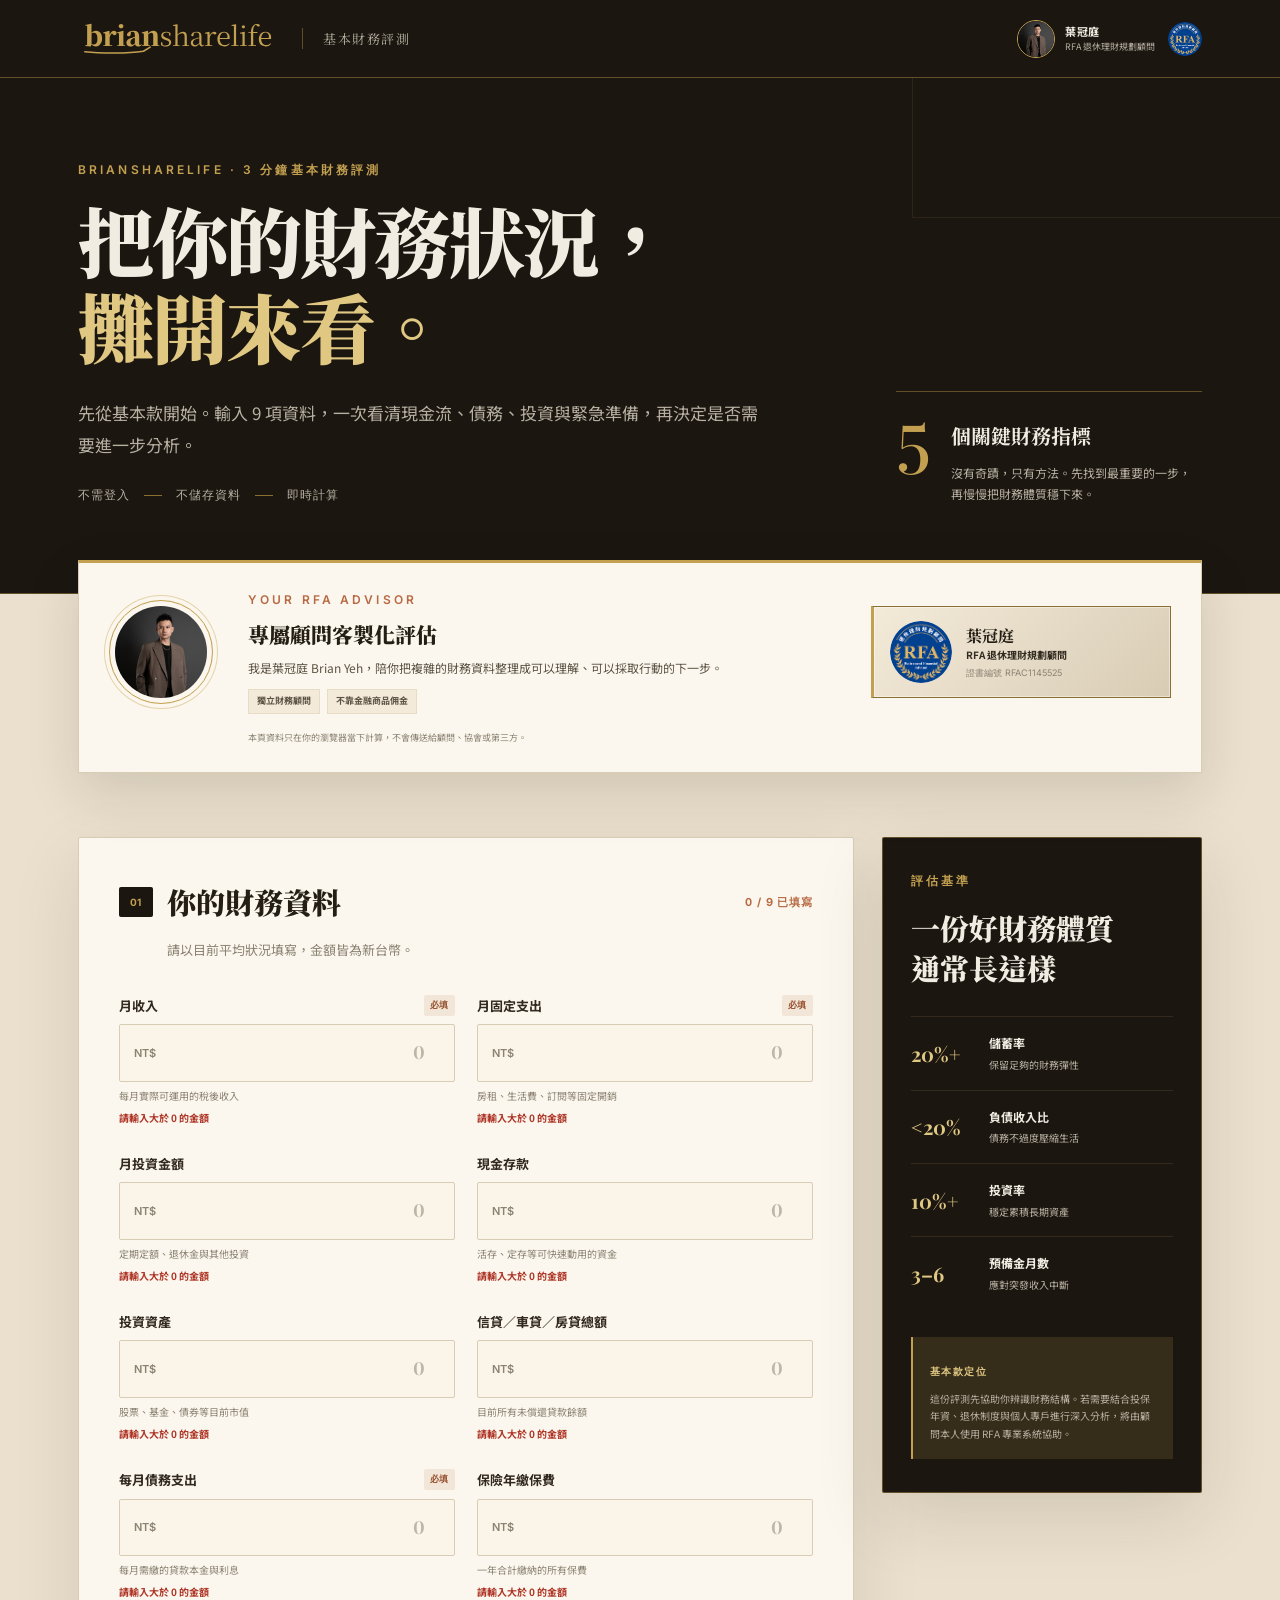
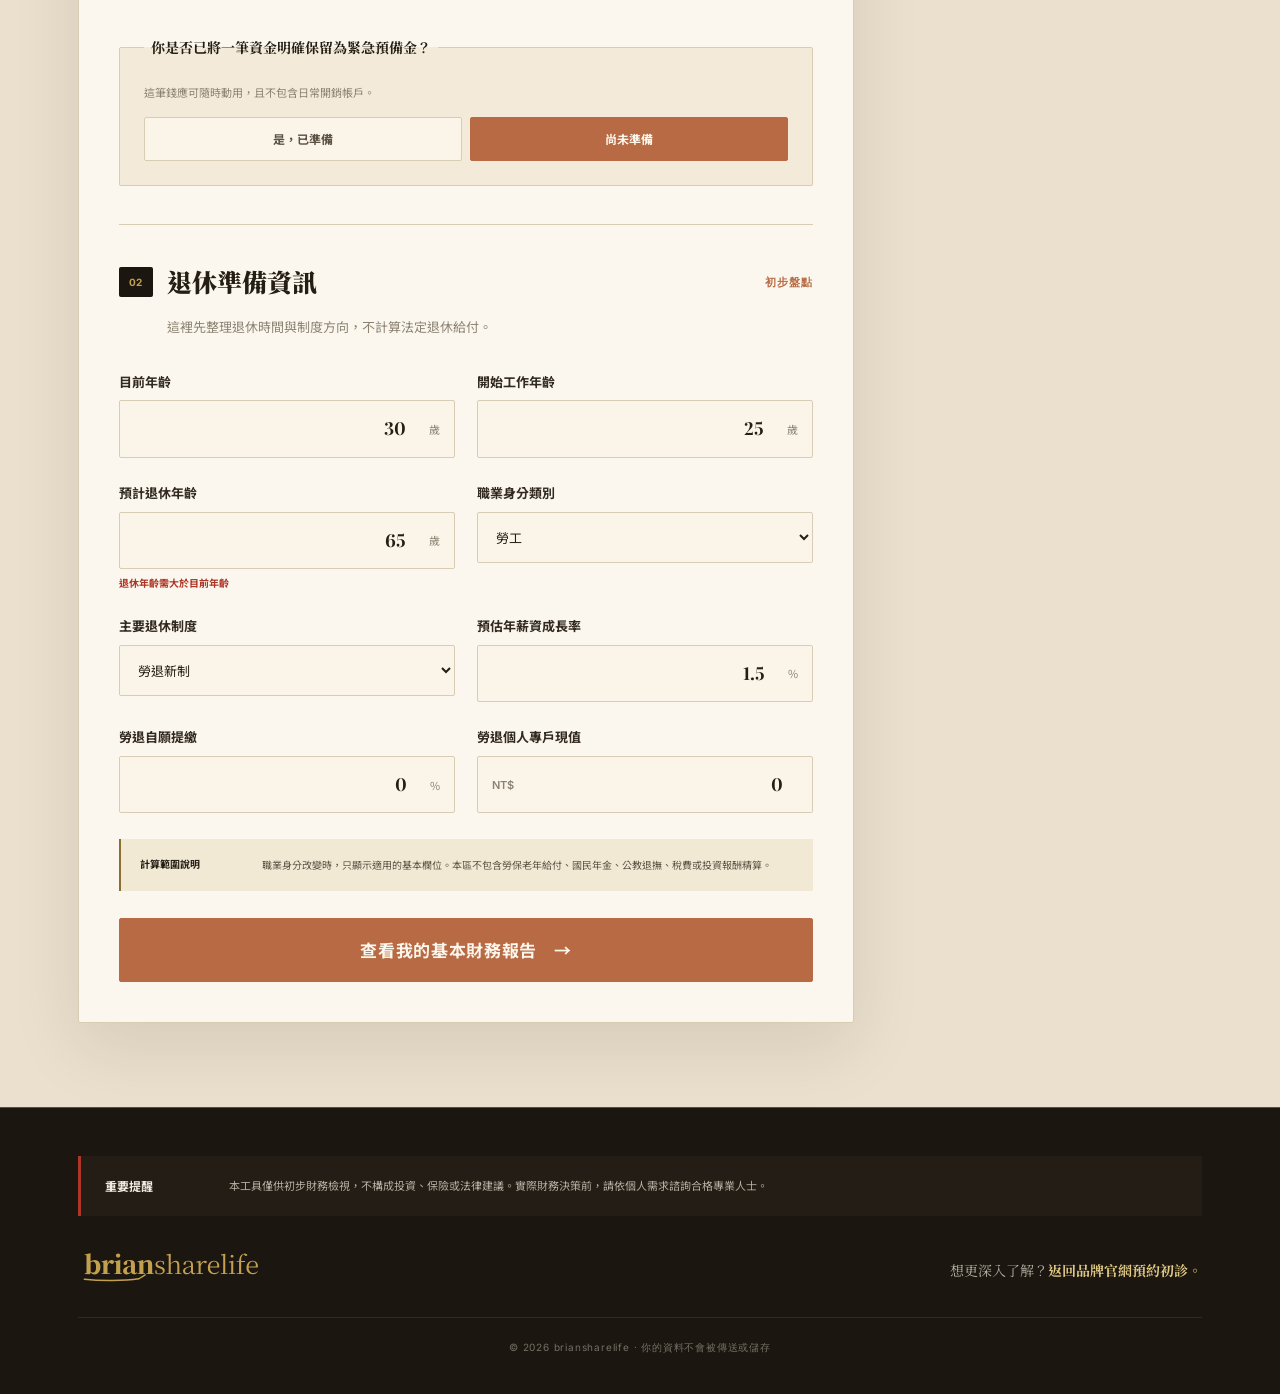
<file: tools/financial-assessment/index.html>
<!DOCTYPE html>
<html lang="zh-Hant">
<head>
  <meta charset="UTF-8">
  <meta name="viewport" content="width=device-width, initial-scale=1.0">
  <meta name="description" content="briansharelife 基本財務評測：快速檢視現金流、負債、投資與緊急準備。">
  <title>基本財務評測｜briansharelife</title>
  <link rel="stylesheet" href="./styles.css">
</head>
<body>
<main>
  <header class="topbar">
    <a class="brand" href="../../" aria-label="返回 briansharelife 品牌官網">
      <img src="./assets/briansharelife-logo-gold.svg" alt="briansharelife">
      <span class="product-name">基本財務評測</span>
    </a>
    <div class="advisor-mini" aria-label="本評測由 RFA 退休理財規劃顧問葉冠庭協助">
      <img class="advisor-mini-photo" src="./assets/brian-avatar.jpg" alt="顧問葉冠庭">
      <span><strong>葉冠庭</strong><small>RFA 退休理財規劃顧問</small></span>
      <img class="advisor-mini-badge" src="./assets/rfa-logo.png" alt="RFA 標章">
    </div>
  </header>

  <section class="hero" id="top">
    <div class="hero-copy">
      <p class="eyebrow">BRIANSHARELIFE · 3 分鐘基本財務評測</p>
      <h1>把你的財務狀況，<br><em>攤開來看。</em></h1>
      <p class="hero-lead">先從基本款開始。輸入 9 項資料，一次看清現金流、債務、投資與緊急準備，再決定是否需要進一步分析。</p>
      <div class="trust-row"><span>不需登入</span><span>不儲存資料</span><span>即時計算</span></div>
    </div>
    <aside class="hero-note"><span class="note-number">5</span><div><strong>個關鍵財務指標</strong><p>沒有奇蹟，只有方法。先找到最重要的一步，再慢慢把財務體質穩下來。</p></div></aside>
  </section>

  <section class="advisor-panel" aria-labelledby="advisor-title">
    <div class="advisor-portrait-wrap"><img src="./assets/brian-avatar.jpg" alt="RFA 退休理財規劃顧問葉冠庭形象照"></div>
    <div class="advisor-copy">
      <p class="eyebrow">YOUR RFA ADVISOR</p>
      <h2 id="advisor-title">專屬顧問客製化評估</h2>
      <p>我是葉冠庭 Brian Yeh，陪你把複雜的財務資料整理成可以理解、可以採取行動的下一步。</p>
      <div class="advisor-tags"><span>獨立財務顧問</span><span>不靠金融商品佣金</span></div>
    </div>
    <div class="advisor-credential">
      <img src="./assets/rfa-logo.png" alt="RFA Retirement Financial Advisor 標章">
      <div><strong>葉冠庭</strong><span>RFA 退休理財規劃顧問</span><small>證書編號 RFAC1145525</small></div>
    </div>
    <p class="advisor-privacy">本頁資料只在你的瀏覽器當下計算，不會傳送給顧問、協會或第三方。</p>
  </section>

  <form class="workspace" id="assessmentForm" novalidate>
    <section class="form-card">
      <div class="section-heading"><div><span>01</span><h2>你的財務資料</h2></div><p id="progress">0 / 9 已填寫</p></div>
      <p class="section-intro">請以目前平均狀況填寫，金額皆為新台幣。</p>
      <div class="field-grid" id="financialFields"></div>
      <fieldset class="emergency-field">
        <legend>你是否已將一筆資金明確保留為緊急預備金？</legend>
        <p>這筆錢應可隨時動用，且不包含日常開銷帳戶。</p>
        <div class="segmented">
          <button type="button" data-emergency="yes" aria-pressed="false">是，已準備</button>
          <button type="button" class="active" data-emergency="no" aria-pressed="true">尚未準備</button>
        </div>
      </fieldset>

      <section class="retirement-form" aria-labelledby="retirement-title">
        <div class="section-heading compact"><div><span>02</span><h2 id="retirement-title">退休準備資訊</h2></div><p>初步盤點</p></div>
        <p class="section-intro">這裡先整理退休時間與制度方向，不計算法定退休給付。</p>
        <div class="retirement-grid">
          <label class="field"><span>目前年齡</span><div class="plain-input"><input name="currentAge" type="number" inputmode="numeric" min="18" max="100" value="30"><span>歲</span></div></label>
          <label class="field"><span>開始工作年齡</span><div class="plain-input"><input name="startWorkAge" type="number" inputmode="numeric" min="15" max="100" value="25"><span>歲</span></div></label>
          <label class="field"><span>預計退休年齡</span><div class="plain-input"><input name="retireAge" type="number" inputmode="numeric" min="40" max="100" value="65"><span>歲</span></div><small class="error age-error" hidden>退休年齡需大於目前年齡</small></label>
          <label class="field"><span>職業身分類別</span><select name="occupation"><option>勞工</option><option>公務人員</option><option>軍職人員</option><option>私校教職</option><option>公校教職</option><option>國民年金</option></select></label>
          <label class="field labor-only"><span>主要退休制度</span><select name="pensionSystem"><option>勞退新制</option><option>勞退舊制</option><option>新舊制並存</option><option>其他／待確認</option></select></label>
          <label class="field"><span>預估年薪資成長率</span><div class="plain-input"><input name="salaryGrowth" type="number" inputmode="decimal" min="0" max="20" step="0.1" value="1.5"><span>%</span></div></label>
          <label class="field labor-only"><span>勞退自願提繳</span><div class="plain-input"><input name="selfContribution" type="number" inputmode="decimal" min="0" max="6" step="1" value="0"><span>%</span></div></label>
          <label class="field labor-only"><span>勞退個人專戶現值</span><div class="money-input"><span>NT$</span><input name="pensionAccount" type="number" inputmode="numeric" min="0" step="1" value="0"></div></label>
        </div>
        <div class="scope-note"><strong>計算範圍說明</strong><p>職業身分改變時，只顯示適用的基本欄位。本區不包含勞保老年給付、國民年金、公教退撫、稅費或投資報酬精算。</p></div>
      </section>
      <button class="primary-button" type="submit">查看我的基本財務報告 <span aria-hidden="true">→</span></button>
    </section>

    <aside class="guide-card">
      <p class="eyebrow">評估基準</p><h3>一份好財務體質<br>通常長這樣</h3>
      <ul><li><span>20%+</span><div><strong>儲蓄率</strong><small>保留足夠的財務彈性</small></div></li><li><span>&lt;20%</span><div><strong>負債收入比</strong><small>債務不過度壓縮生活</small></div></li><li><span>10%+</span><div><strong>投資率</strong><small>穩定累積長期資產</small></div></li><li><span>3–6</span><div><strong>預備金月數</strong><small>應對突發收入中斷</small></div></li></ul>
      <div class="formula-note"><strong>基本款定位</strong><p>這份評測先協助你辨識財務結構。若需要結合投保年資、退休制度與個人專戶進行深入分析，將由顧問本人使用 RFA 專業系統協助。</p></div>
    </aside>
  </form>

  <section class="results" id="result" aria-live="polite" hidden>
    <div class="print-header"><img src="./assets/briansharelife-logo-gold.svg" alt="briansharelife"><div><strong>基本財務評測報告</strong><span id="reportDate"></span></div></div>
    <div class="result-top"><div class="score-ring"><div><strong id="score">0</strong><span>/ 100</span></div></div><div class="result-summary"><p class="eyebrow">你的基本評測結果</p><h2>財務健康等級：<span id="level">—</span></h2><p id="levelText"></p></div><button class="text-button" type="button" id="resetButton">重新填寫</button></div>
    <div class="metric-grid" id="metricGrid"></div>
    <div class="recommendations"><div class="recommendation-title"><span>優先順序</span><h3>你的三項改善建議</h3></div><ol id="suggestions"></ol></div>
    <div class="retirement-result"><div class="retirement-result-heading"><p class="eyebrow">RETIREMENT READINESS</p><h3>退休準備初步盤點</h3><span id="retirementStatus"></span></div><div class="retirement-facts" id="retirementFacts"></div><ul id="retirementSuggestions"></ul><p class="retirement-disclaimer">此結果為準備度檢視，不等同台灣退休協會、勞保局或主管機關之正式退休金計算結果。</p></div>
    <div class="report-actions" aria-labelledby="report-actions-title">
      <div class="report-actions-heading"><p class="eyebrow">SAVE OR CONTINUE</p><h3 id="report-actions-title">保存報告，或安排下一步</h3><p>評測結果只存在目前頁面。你可以自行寄送、儲存成 PDF，或預約顧問進行深入分析。</p></div>
      <label class="report-email"><span>報告收件 Email</span><input id="reportEmail" type="email" inputmode="email" autocomplete="email" placeholder="name@example.com" aria-describedby="emailHelp"><small id="emailHelp">本站不會儲存 Email；按下寄送後，將開啟你的郵件 App 由你確認。</small></label>
      <div class="report-action-grid">
        <button class="report-action-button email-action" type="button" id="emailReportButton"><span>01</span><strong>Email 寄送報告</strong><small>開啟郵件 App 並預填摘要</small></button>
        <button class="report-action-button pdf-action" type="button" id="pdfReportButton"><span>02</span><strong>下載 PDF 報告</strong><small>在列印畫面選擇儲存為 PDF</small></button>
        <a class="report-action-button booking-action" href="../../#booking"><span>03</span><strong>預約 RFA 顧問</strong><small>由葉冠庭本人進行深入分析</small></a>
      </div>
      <p class="report-action-message" id="reportActionMessage" role="status" aria-live="polite"></p>
    </div>
  </section>

  <footer><div class="disclaimer"><strong>重要提醒</strong><p>本工具僅供初步財務檢視，不構成投資、保險或法律建議。實際財務決策前，請依個人需求諮詢合格專業人士。</p></div><div class="footer-line"><a href="../../"><img src="./assets/briansharelife-logo-gold.svg" alt="briansharelife"></a><p>想更深入了解？<strong>返回品牌官網預約初診。</strong></p></div><p>© 2026 briansharelife · 你的資料不會被傳送或儲存</p></footer>
</main>
<script src="./app.js"></script>
</body>
</html>
</file>
<file: tools/financial-assessment/styles.css>
@import url("https://fonts.googleapis.com/css2?family=Inter:wght@400;500;600;700&family=Noto+Sans+TC:wght@400;500;600;700&family=Noto+Serif+TC:wght@500;700;900&family=Playfair+Display:wght@500;700;900&display=swap");

:root {
  --ink: #1b1610;
  --ink-deep: #120e09;
  --ink-elevated: #241d15;
  --ink-divider: #33291d;
  --gold: #c3a050;
  --gold-hi: #e0c883;
  --gold-deep: #8a6f32;
  --gold-soft: rgba(195, 160, 80, 0.16);
  --gold-line: rgba(195, 160, 80, 0.42);
  --sand: #ebe0cd;
  --sand-hi: #f3ead9;
  --cream: #fbf5e9;
  --cream-card: #fbf7ee;
  --line-warm: #e7dcc6;
  --line-warm-strong: #d8ccb4;
  --brown: #322a20;
  --brown-soft: #5c5344;
  --brown-muted: #8b8272;
  --ink-on-sand: #241e14;
  --clay: #b76a43;
  --clay-hi: #c77e56;
  --clay-deep: #97522f;
  --clay-soft: rgba(183, 106, 67, 0.12);
  --on-clay: #fcf6ec;
  --alert: #af3627;
  --alert-soft: rgba(175, 54, 39, 0.12);
  --on-dark: #f1ece2;
  --on-dark-dim: #b7b0a2;
  --radius: 2px;
  --font-serif: "Noto Serif TC", "Songti TC", "PingFang TC", serif;
  --font-sans: "Noto Sans TC", "PingFang TC", "Microsoft JhengHei", sans-serif;
  --font-en: "Inter", "Helvetica Neue", sans-serif;
  --font-num: "Playfair Display", "Noto Serif TC", serif;
}

* { box-sizing: border-box; }
html { scroll-behavior: smooth; }
body { margin: 0; background: var(--sand); color: var(--brown); font-family: var(--font-sans); font-size: 17px; line-height: 1.65; -webkit-font-smoothing: antialiased; }
button, input, select { font: inherit; }
button { cursor: pointer; }
input, .num, .metric strong, .score-ring strong, .note-number, .section-heading > p { font-variant-numeric: tabular-nums lining-nums; }

main { min-height: 100vh; background: var(--sand); }

.topbar {
  height: 78px;
  padding: 0 max(28px, calc((100vw - 1124px) / 2));
  display: flex;
  align-items: center;
  justify-content: space-between;
  background: var(--ink);
  border-bottom: 1px solid var(--gold-line);
}
.brand { display: flex; align-items: center; gap: 20px; color: var(--gold); text-decoration: none; }
.brand img { width: 204px; height: auto; display: block; }
.product-name { padding-left: 20px; border-left: 1px solid var(--gold-line); color: var(--on-dark-dim); font-family: var(--font-serif); font-size: 13px; letter-spacing: .12em; }
.privacy-note { color: var(--on-dark-dim); font-family: var(--font-en); font-size: 11px; letter-spacing: .08em; }
.privacy-note span { margin-right: 8px; color: var(--gold); }
.advisor-mini { display: flex; align-items: center; gap: 10px; color: var(--on-dark); }
.advisor-mini-photo { width: 38px; height: 38px; border: 1px solid var(--gold); border-radius: 50%; object-fit: cover; object-position: center 22%; }
.advisor-mini > span { display: flex; flex-direction: column; line-height: 1.25; }
.advisor-mini strong { font-size: 11px; letter-spacing: .05em; }
.advisor-mini small { margin-top: 3px; color: var(--on-dark-dim); font-size: 9px; }
.advisor-mini-badge { width: 34px; height: 34px; margin-left: 3px; border-radius: 50%; }

.hero {
  padding: 82px max(28px, calc((100vw - 1124px) / 2)) 88px;
  display: grid;
  grid-template-columns: minmax(0, 1.55fr) minmax(260px, .65fr);
  gap: 88px;
  align-items: end;
  position: relative;
  overflow: hidden;
  background: var(--ink);
  color: var(--on-dark);
  border-bottom: 1px solid var(--gold-line);
}
.hero::before { content: ""; position: absolute; width: 440px; height: 220px; top: -82px; right: -74px; border: 1px solid rgba(195,160,80,.10); pointer-events: none; }
.hero-copy, .hero-note { position: relative; z-index: 1; }
.eyebrow { margin: 0 0 17px; color: var(--clay); font-family: var(--font-en); font-size: 12px; font-weight: 600; letter-spacing: .26em; text-transform: uppercase; }
.hero .eyebrow, .guide-card .eyebrow { color: var(--gold); }
.hero h1 { margin: 0; max-width: 760px; color: var(--on-dark); font-family: var(--font-serif); font-size: clamp(48px, 6vw, 76px); font-weight: 900; line-height: 1.13; letter-spacing: -.025em; }
.hero h1 em { color: var(--gold-hi); font-style: normal; }
.hero-lead { max-width: 680px; margin: 28px 0 24px; color: var(--on-dark-dim); font-size: 17px; line-height: 1.9; }
.trust-row { display: flex; flex-wrap: wrap; gap: 10px 0; color: var(--on-dark-dim); font-family: var(--font-en); font-size: 12px; letter-spacing: .08em; }
.trust-row span { display: flex; align-items: center; }
.trust-row span:not(:first-child)::before { content: ""; width: 18px; height: 1px; margin: 0 14px; background: var(--gold-deep); }
.hero-note { display: flex; gap: 20px; align-items: flex-start; padding-top: 27px; border-top: 1px solid var(--gold-line); }
.note-number { color: var(--gold); font-family: var(--font-num); font-size: 68px; font-weight: 500; line-height: .78; }
.hero-note strong { color: var(--on-dark); font-family: var(--font-serif); font-size: 20px; }
.hero-note p { margin: 10px 0 0; color: var(--on-dark-dim); font-size: 12px; line-height: 1.8; }

.advisor-panel { max-width: 1124px; margin: -34px auto 0; padding: 27px 30px; display: grid; grid-template-columns: 112px minmax(0, 1fr) 300px; gap: 27px; align-items: center; position: relative; z-index: 2; background: var(--cream-card); border: 1px solid var(--line-warm-strong); border-top: 3px solid var(--gold); box-shadow: 0 20px 50px rgba(30,24,14,.13); }
.advisor-portrait-wrap { width: 104px; height: 104px; padding: 5px; border: 1px solid var(--gold); border-radius: 50%; box-shadow: 0 0 0 4px var(--cream-card), 0 0 0 5px var(--gold-line); }
.advisor-portrait-wrap img { width: 100%; height: 100%; display: block; border-radius: 50%; object-fit: cover; object-position: center 20%; }
.advisor-copy .eyebrow { margin-bottom: 7px; }
.advisor-copy h2 { margin: 0; color: var(--ink-on-sand); font-family: var(--font-serif); font-size: 21px; font-weight: 900; }
.advisor-copy > p:last-of-type { max-width: 570px; margin: 7px 0 10px; color: var(--brown-soft); font-size: 12px; line-height: 1.7; }
.advisor-tags { display: flex; flex-wrap: wrap; gap: 7px; }
.advisor-tags span { padding: 4px 8px; background: var(--sand-hi); border: 1px solid var(--line-warm); color: var(--brown-soft); font-size: 9px; font-weight: 700; }
.advisor-credential { min-height: 92px; padding: 14px 16px; display: grid; grid-template-columns: 62px 1fr; gap: 14px; align-items: center; background: linear-gradient(135deg, var(--sand-hi), var(--line-warm-strong)); border: 1px solid var(--gold-deep); border-left: 3px solid var(--gold); box-shadow: inset 0 0 0 1px rgba(255,255,255,.42); }
.advisor-credential img { width: 62px; height: 62px; border-radius: 50%; }
.advisor-credential div { display: flex; flex-direction: column; line-height: 1.45; }
.advisor-credential strong { color: var(--ink-on-sand); font-family: var(--font-serif); font-size: 16px; }
.advisor-credential span { color: var(--brown); font-size: 10px; font-weight: 700; }
.advisor-credential small { margin-top: 4px; color: var(--brown-muted); font-family: var(--font-en); font-size: 9px; }
.advisor-privacy { grid-column: 2 / -1; margin: -10px 0 0; color: var(--brown-muted); font-size: 9px; }

.workspace { max-width: 1180px; margin: 0 auto; padding: 64px 28px 84px; display: grid; grid-template-columns: minmax(0, 1fr) 320px; gap: 28px; align-items: start; }
.form-card, .guide-card, .results { border-radius: var(--radius); }
.form-card, .results { background: var(--cream-card); border: 1px solid var(--line-warm-strong); box-shadow: 0 24px 70px rgba(30,24,14,.10); }
.form-card { padding: 40px; }
.section-heading { display: flex; justify-content: space-between; align-items: center; }
.section-heading > div { display: flex; align-items: center; gap: 14px; }
.section-heading span { width: 34px; height: 30px; display: grid; place-items: center; border-radius: var(--radius); background: var(--ink); color: var(--gold); font-family: var(--font-en); font-size: 10px; font-weight: 700; letter-spacing: .08em; }
.section-heading h2 { margin: 0; color: var(--ink-on-sand); font-family: var(--font-serif); font-size: 29px; font-weight: 900; }
.section-heading > p { margin: 0; color: var(--clay); font-family: var(--font-en); font-size: 11px; font-weight: 700; letter-spacing: .08em; }
.section-intro { margin: 13px 0 34px 48px; color: var(--brown-muted); font-size: 13px; }
.field-grid { display: grid; grid-template-columns: 1fr 1fr; gap: 27px 22px; }
.field > span { display: flex; align-items: center; justify-content: space-between; margin-bottom: 8px; color: var(--brown); font-size: 13px; font-weight: 700; }
.field b { padding: 3px 6px; border-radius: var(--radius); background: var(--clay-soft); color: var(--clay-deep); font-family: var(--font-en); font-size: 9px; letter-spacing: .08em; }
.money-input { display: flex; align-items: center; border: 1px solid var(--line-warm-strong); border-radius: var(--radius); background: var(--cream); transition: border-color .2s, box-shadow .2s; }
.money-input:focus-within { border-color: var(--clay); box-shadow: 0 0 0 3px var(--clay-soft); }
.money-input span { padding-left: 14px; color: var(--brown-muted); font-family: var(--font-en); font-size: 11px; font-weight: 600; }
.money-input input { width: 100%; min-width: 0; padding: 13px 14px 13px 8px; border: 0; outline: 0; background: transparent; color: var(--ink-on-sand); text-align: right; font-family: var(--font-num); font-size: 18px; font-weight: 700; }
.money-input input::placeholder { color: var(--brown-muted); opacity: .55; }
.field small { display: block; min-height: 16px; margin-top: 6px; color: var(--brown-muted); font-size: 10px; line-height: 1.5; }
.field .error { color: var(--alert); font-weight: 700; }
.emergency-field { margin: 36px 0 0; padding: 24px; border: 1px solid var(--line-warm-strong); border-radius: var(--radius); background: var(--sand-hi); }
.emergency-field legend { padding: 0 7px; color: var(--ink-on-sand); font-family: var(--font-serif); font-size: 14px; font-weight: 700; }
.emergency-field p { margin: 0 0 16px; color: var(--brown-muted); font-size: 11px; }
.segmented { display: grid; grid-template-columns: 1fr 1fr; gap: 8px; }
.segmented button { padding: 11px; border: 1px solid var(--line-warm-strong); border-radius: var(--radius); background: var(--cream); color: var(--brown-soft); font-size: 12px; font-weight: 700; }
.segmented button.active { border-color: var(--clay); background: var(--clay); color: var(--on-clay); }
.retirement-form { margin-top: 38px; padding-top: 36px; border-top: 1px solid var(--line-warm-strong); }
.section-heading.compact h2 { font-size: 25px; }
.retirement-grid { display: grid; grid-template-columns: 1fr 1fr; gap: 24px 22px; }
.plain-input { display: flex; align-items: center; border: 1px solid var(--line-warm-strong); border-radius: var(--radius); background: var(--cream); transition: border-color .2s, box-shadow .2s; }
.plain-input:focus-within { border-color: var(--clay); box-shadow: 0 0 0 3px var(--clay-soft); }
.plain-input input { width: 100%; min-width: 0; padding: 13px 8px 13px 14px; border: 0; outline: 0; background: transparent; color: var(--ink-on-sand); text-align: right; font-family: var(--font-num); font-size: 18px; font-weight: 700; }
.plain-input span { padding-right: 14px; color: var(--brown-muted); font-size: 11px; }
.field select { width: 100%; min-height: 51px; padding: 0 38px 0 14px; border: 1px solid var(--line-warm-strong); border-radius: var(--radius); outline: 0; background: var(--cream); color: var(--ink-on-sand); font-size: 13px; }
.field select:focus { border-color: var(--clay); box-shadow: 0 0 0 3px var(--clay-soft); }
.scope-note { margin-top: 26px; padding: 17px 19px; display: grid; grid-template-columns: 105px 1fr; gap: 17px; background: var(--gold-soft); border-left: 2px solid var(--gold-deep); }
.scope-note strong { color: var(--ink-on-sand); font-size: 10px; }
.scope-note p { margin: 0; color: var(--brown-soft); font-size: 10px; line-height: 1.75; }
.primary-button { width: 100%; margin-top: 27px; padding: 17px 22px; display: flex; justify-content: center; gap: 17px; border: 1px solid var(--clay); border-radius: var(--radius); background: var(--clay); color: var(--on-clay); font-weight: 700; letter-spacing: .04em; transition: background .2s, transform .2s; }
.primary-button:hover { background: var(--clay-hi); transform: translateY(-1px); }
.primary-button:active { background: var(--clay-deep); transform: none; }
.primary-button span { color: var(--on-clay); }

.guide-card { position: sticky; top: 20px; padding: 33px 28px; background: var(--ink); color: var(--on-dark); border: 1px solid var(--gold-line); box-shadow: 0 24px 70px rgba(30,24,14,.12); }
.guide-card h3 { margin: 0; color: var(--on-dark); font-family: var(--font-serif); font-size: 29px; font-weight: 900; line-height: 1.38; }
.guide-card ul { margin: 28px 0; padding: 0; list-style: none; }
.guide-card li { display: grid; grid-template-columns: 63px 1fr; gap: 15px; align-items: center; padding: 16px 0; border-top: 1px solid var(--ink-divider); }
.guide-card li > span { color: var(--gold-hi); font-family: var(--font-num); font-size: 20px; font-weight: 700; font-variant-numeric: tabular-nums; }
.guide-card li strong { display: block; color: var(--on-dark); font-size: 12px; }
.guide-card li small { display: block; margin-top: 4px; color: var(--on-dark-dim); font-size: 10px; }
.formula-note { padding: 17px; background: var(--gold-soft); border-left: 2px solid var(--gold); }
.formula-note strong { color: var(--gold-hi); font-family: var(--font-en); font-size: 10px; letter-spacing: .14em; }
.formula-note p { margin: 7px 0 0; color: var(--on-dark-dim); font-size: 10px; line-height: 1.75; }

.results { max-width: 1124px; scroll-margin-top: 24px; margin: 0 auto 84px; }
.result-top { display: grid; grid-template-columns: 146px 1fr auto; gap: 34px; align-items: center; padding: 42px; border-bottom: 1px solid var(--line-warm); }
.score-ring { width: 140px; height: 140px; display: grid; place-items: center; position: relative; border: 1px solid var(--gold-line); border-radius: var(--radius); background: var(--ink); box-shadow: inset 0 -5px 0 var(--gold); }
.score-ring > div { text-align: center; }
.score-ring strong { display: block; color: var(--gold-hi); font-family: var(--font-num); font-size: 49px; font-weight: 700; line-height: 1; }
.score-ring span { color: var(--on-dark-dim); font-family: var(--font-en); font-size: 10px; font-weight: 600; letter-spacing: .08em; }
.result-summary .eyebrow { margin-bottom: 9px; }
.result-summary h2 { margin: 0; color: var(--ink-on-sand); font-family: var(--font-serif); font-size: clamp(27px, 4vw, 40px); font-weight: 900; }
.result-summary h2 span { color: var(--clay); }
.result-summary > p:last-child { margin: 12px 0 0; color: var(--brown-soft); line-height: 1.8; }
.level-危險 .score-ring { border-color: var(--alert); box-shadow: inset 0 -5px 0 var(--alert); }
.level-危險 .score-ring strong, .level-危險 .result-summary h2 span { color: var(--alert); }
.level-需改善 .score-ring { box-shadow: inset 0 -5px 0 var(--gold-deep); }
.level-需改善 .result-summary h2 span { color: var(--gold-deep); }
.text-button { align-self: start; padding: 9px 13px; border: 1px solid var(--line-warm-strong); border-radius: var(--radius); background: transparent; color: var(--brown-soft); font-size: 11px; font-weight: 700; }
.text-button:hover { border-color: var(--clay); color: var(--clay-deep); }
.metric-grid { display: grid; grid-template-columns: repeat(4, 1fr); border-bottom: 1px solid var(--line-warm); }
.metric { padding: 28px; border-right: 1px solid var(--line-warm); }
.metric:last-child { border-right: 0; }
.metric p { margin: 0 0 13px; color: var(--brown-muted); font-size: 11px; font-weight: 700; }
.metric strong { display: block; color: var(--ink-on-sand); font-family: var(--font-num); font-size: 31px; font-weight: 700; }
.metric strong span { margin-left: 3px; font-family: var(--font-sans); font-size: 12px; }
.metric small { display: block; margin-top: 8px; color: var(--clay-deep); font-size: 10px; font-weight: 700; }
.recommendations { display: grid; grid-template-columns: 260px 1fr; gap: 42px; padding: 42px; }
.recommendation-title > span { color: var(--clay); font-family: var(--font-en); font-size: 10px; font-weight: 700; letter-spacing: .18em; }
.recommendation-title h3 { margin: 8px 0 0; color: var(--ink-on-sand); font-family: var(--font-serif); font-size: 28px; font-weight: 900; }
.recommendations ol { margin: 0; padding: 0; list-style: none; }
.recommendations li { display: grid; grid-template-columns: 39px 1fr; gap: 16px; align-items: start; padding: 17px 0; border-top: 1px solid var(--line-warm); }
.recommendations li:first-child { padding-top: 0; border-top: 0; }
.recommendations li span { color: var(--gold-deep); font-family: var(--font-num); font-size: 19px; font-variant-numeric: tabular-nums; }
.recommendations li p { margin: 0; color: var(--brown); font-size: 14px; line-height: 1.8; }
.retirement-result { border-top: 1px solid var(--line-warm); }
.retirement-result-heading { padding: 34px 42px 26px; display: grid; grid-template-columns: 1fr auto; align-items: end; background: var(--sand-hi); }
.retirement-result-heading .eyebrow { grid-column: 1 / -1; margin-bottom: 6px; }
.retirement-result-heading h3 { margin: 0; color: var(--ink-on-sand); font-family: var(--font-serif); font-size: 28px; font-weight: 900; }
.retirement-result-heading > span { padding: 6px 9px; background: var(--ink); color: var(--gold-hi); font-size: 10px; font-weight: 700; }
.retirement-facts { display: grid; grid-template-columns: repeat(3, 1fr); border-top: 1px solid var(--line-warm); border-bottom: 1px solid var(--line-warm); }
.retirement-facts article { min-height: 125px; padding: 24px 28px; border-right: 1px solid var(--line-warm); }
.retirement-facts article:last-child { border-right: 0; }
.retirement-facts small { display: block; margin-bottom: 11px; color: var(--brown-muted); font-size: 10px; font-weight: 700; }
.retirement-facts strong { color: var(--ink-on-sand); font-family: var(--font-num); font-size: 31px; }
.retirement-facts strong span { font-family: var(--font-sans); font-size: 11px; }
.retirement-facts .text-value { display: flex; flex-direction: column; font-family: var(--font-serif); font-size: 21px; }
.retirement-facts .text-value span { margin-top: 3px; color: var(--clay-deep); font-size: 10px; }
.retirement-result ul { margin: 0; padding: 29px 42px 21px 63px; }
.retirement-result li { margin: 8px 0; padding-left: 7px; color: var(--brown); font-size: 12px; line-height: 1.75; }
.retirement-result li::marker { color: var(--gold-deep); }
.retirement-disclaimer { margin: 0; padding: 17px 42px; background: var(--ink); color: var(--on-dark-dim); font-size: 10px; text-align: center; }
.print-header { display: none; }
.report-actions { padding: 38px 42px 42px; background: var(--sand-hi); border-top: 1px solid var(--gold-line); }
.report-actions-heading { max-width: 760px; }
.report-actions-heading .eyebrow { margin-bottom: 7px; }
.report-actions-heading h3 { margin: 0; color: var(--ink-on-sand); font-family: var(--font-serif); font-size: 27px; font-weight: 900; }
.report-actions-heading > p:last-child { margin: 9px 0 0; color: var(--brown-soft); font-size: 12px; }
.report-email { max-width: 560px; margin-top: 24px; display: block; }
.report-email > span { display: block; margin-bottom: 8px; color: var(--brown); font-size: 12px; font-weight: 700; }
.report-email input { width: 100%; padding: 13px 14px; border: 1px solid var(--line-warm-strong); border-radius: var(--radius); outline: 0; background: var(--cream); color: var(--ink-on-sand); font-family: var(--font-en); font-size: 14px; }
.report-email input:focus { border-color: var(--clay); box-shadow: 0 0 0 3px var(--clay-soft); }
.report-email small { display: block; margin-top: 6px; color: var(--brown-muted); font-size: 9px; }
.report-action-grid { margin-top: 25px; display: grid; grid-template-columns: repeat(3, 1fr); gap: 12px; }
.report-action-button { min-height: 124px; padding: 19px; display: flex; flex-direction: column; align-items: flex-start; border: 1px solid var(--line-warm-strong); border-radius: var(--radius); background: var(--cream-card); color: var(--brown); text-align: left; text-decoration: none; transition: transform .2s, border-color .2s, background .2s; }
.report-action-button:hover { transform: translateY(-2px); border-color: var(--gold-deep); }
.report-action-button > span { color: var(--gold-deep); font-family: var(--font-num); font-size: 13px; }
.report-action-button strong { margin-top: 10px; color: var(--ink-on-sand); font-family: var(--font-serif); font-size: 15px; }
.report-action-button small { margin-top: 5px; color: var(--brown-muted); font-size: 9px; line-height: 1.6; }
.report-action-button.booking-action { border-color: var(--clay); background: var(--clay); }
.report-action-button.booking-action > span, .report-action-button.booking-action strong, .report-action-button.booking-action small { color: var(--on-clay); }
.report-action-button.booking-action small { opacity: .78; }
.report-action-button.booking-action:hover { background: var(--clay-hi); }
.report-action-message { min-height: 19px; margin: 12px 0 0; color: var(--clay-deep); font-size: 10px; font-weight: 700; }
.report-action-message.error-message { color: var(--alert); }

footer { margin: 0; padding: 48px max(28px, calc((100vw - 1124px) / 2)) 38px; background: var(--ink); border-top: 1px solid var(--gold-line); }
.disclaimer { padding: 20px 24px; display: grid; grid-template-columns: 100px 1fr; gap: 24px; background: var(--ink-elevated); border-left: 3px solid var(--alert); }
.disclaimer strong { color: var(--on-dark); font-size: 12px; }
.disclaimer p { margin: 0; color: var(--on-dark-dim); font-size: 11px; line-height: 1.75; }
.footer-line { padding: 33px 0 25px; display: flex; align-items: center; justify-content: space-between; gap: 32px; border-bottom: 1px solid var(--ink-divider); }
.footer-line img { width: 190px; height: auto; }
.footer-line p { margin: 0; color: var(--on-dark-dim); font-family: var(--font-serif); font-size: 14px; }
.footer-line strong { color: var(--gold-hi); font-weight: 700; }
footer > p { margin: 21px 0 0; color: #756f64; text-align: center; font-family: var(--font-en); font-size: 10px; letter-spacing: .08em; }

@media (max-width: 850px) {
  .hero { grid-template-columns: 1fr; gap: 42px; }
  .hero-note { max-width: 470px; }
  .workspace { grid-template-columns: 1fr; }
  .guide-card { position: static; }
  .metric-grid { grid-template-columns: 1fr 1fr; }
  .metric:nth-child(2) { border-right: 0; }
  .metric:nth-child(-n+2) { border-bottom: 1px solid var(--line-warm); }
  .recommendations { grid-template-columns: 1fr; gap: 25px; }
  .report-action-grid { grid-template-columns: 1fr 1fr; }
  .report-action-button.booking-action { grid-column: 1 / -1; }
  .advisor-panel { margin: -24px 28px 0; grid-template-columns: 100px 1fr; }
  .advisor-credential { grid-column: 1 / -1; }
  .advisor-privacy { grid-column: 1 / -1; margin-top: -8px; }
}

@media (max-width: 560px) {
  body { font-size: 16px; }
  .topbar { height: 68px; padding: 0 18px; }
  .brand { gap: 12px; }
  .brand img { width: 138px; }
  .product-name { padding-left: 12px; font-size: 10px; letter-spacing: .05em; }
  .privacy-note { display: none; }
  .advisor-mini > span { display: none; }
  .advisor-mini-photo { width: 34px; height: 34px; }
  .advisor-mini-badge { width: 31px; height: 31px; }
  .hero { padding: 52px 20px 56px; }
  .hero h1 { font-size: 43px; }
  .hero-lead { font-size: 15px; }
  .trust-row { font-size: 10px; }
  .trust-row span:not(:first-child)::before { width: 10px; margin: 0 9px; }
  .workspace { padding: 42px 14px 56px; }
  .advisor-panel { margin: -17px 14px 0; padding: 24px 18px; grid-template-columns: 74px 1fr; gap: 18px 16px; }
  .advisor-portrait-wrap { width: 70px; height: 70px; padding: 3px; }
  .advisor-copy h2 { font-size: 17px; line-height: 1.5; }
  .advisor-copy > p:last-of-type { display: none; }
  .advisor-tags { margin-top: 8px; }
  .advisor-credential { padding: 13px; grid-template-columns: 50px 1fr; }
  .advisor-credential img { width: 50px; height: 50px; }
  .form-card { padding: 28px 18px; }
  .field-grid { grid-template-columns: 1fr; }
  .retirement-grid { grid-template-columns: 1fr; }
  .section-intro { margin-left: 0; }
  .section-heading > p { display: none; }
  .segmented { grid-template-columns: 1fr; }
  .emergency-field { padding: 20px 14px; }
  .scope-note { grid-template-columns: 1fr; gap: 6px; }
  .results { margin: 0 14px 56px; }
  .result-top { grid-template-columns: 104px 1fr; gap: 18px; padding: 27px 18px; }
  .score-ring { width: 104px; height: 104px; }
  .score-ring strong { font-size: 36px; }
  .text-button { grid-column: 1 / -1; width: 100%; }
  .metric { padding: 21px 17px; }
  .metric strong { font-size: 25px; }
  .recommendations { padding: 29px 19px; }
  .retirement-result-heading { padding: 27px 19px 21px; grid-template-columns: 1fr; gap: 13px; }
  .retirement-result-heading > span { justify-self: start; }
  .retirement-facts { grid-template-columns: 1fr 1fr; }
  .retirement-facts article { padding: 20px 18px; }
  .retirement-facts article:nth-child(2) { border-right: 0; }
  .retirement-facts article:last-child { grid-column: 1 / -1; border-top: 1px solid var(--line-warm); }
  .retirement-result ul { padding: 23px 24px 18px 42px; }
  .retirement-disclaimer { padding: 15px 19px; }
  .report-actions { padding: 27px 19px; }
  .report-action-grid { grid-template-columns: 1fr; }
  .report-action-button.booking-action { grid-column: auto; }
  .report-action-button { min-height: 105px; }
  footer { padding: 35px 20px 30px; }
  .disclaimer { grid-template-columns: 1fr; gap: 8px; padding: 19px; }
  .footer-line { align-items: flex-start; flex-direction: column; }
  .footer-line img { width: 165px; }
}

@media (prefers-reduced-motion: reduce) {
  html { scroll-behavior: auto; }
  * { transition: none !important; }
}

@media print {
  @page { size: A4; margin: 12mm; }
  * { -webkit-print-color-adjust: exact; print-color-adjust: exact; }
  body, main { background: #fff; }
  body { font-size: 11pt; }
  .topbar, .hero, .advisor-panel, .workspace, footer, .text-button, .report-actions { display: none !important; }
  .results { display: block !important; max-width: none; margin: 0; border: 0; box-shadow: none; }
  .print-header { padding: 0 0 8mm; display: flex; align-items: center; justify-content: space-between; border-bottom: 1px solid var(--gold-line); }
  .print-header img { width: 48mm; height: auto; filter: brightness(.34); }
  .print-header div { display: flex; flex-direction: column; align-items: flex-end; }
  .print-header strong { color: var(--ink-on-sand); font-family: var(--font-serif); font-size: 16pt; }
  .print-header span { margin-top: 2mm; color: var(--brown-muted); font-size: 8pt; }
  .result-top { grid-template-columns: 30mm 1fr; gap: 8mm; padding: 8mm 0; break-inside: avoid; }
  .score-ring { width: 30mm; height: 30mm; }
  .score-ring strong { font-size: 29pt; }
  .result-summary h2 { font-size: 22pt; }
  .metric-grid { break-inside: avoid; }
  .metric { padding: 6mm 4mm; }
  .metric strong { font-size: 20pt; }
  .recommendations { padding: 8mm 0; grid-template-columns: 48mm 1fr; gap: 8mm; break-inside: avoid-page; }
  .recommendation-title h3 { font-size: 18pt; }
  .recommendations li p { font-size: 9pt; }
  .retirement-result { break-before: page; }
  .retirement-result-heading { padding: 8mm 0 6mm; }
  .retirement-facts article { min-height: 28mm; padding: 5mm; }
  .retirement-result ul { padding: 7mm 8mm 5mm 13mm; }
  .retirement-result li { font-size: 9pt; }
  .retirement-disclaimer { padding: 4mm; }
}
</file>
